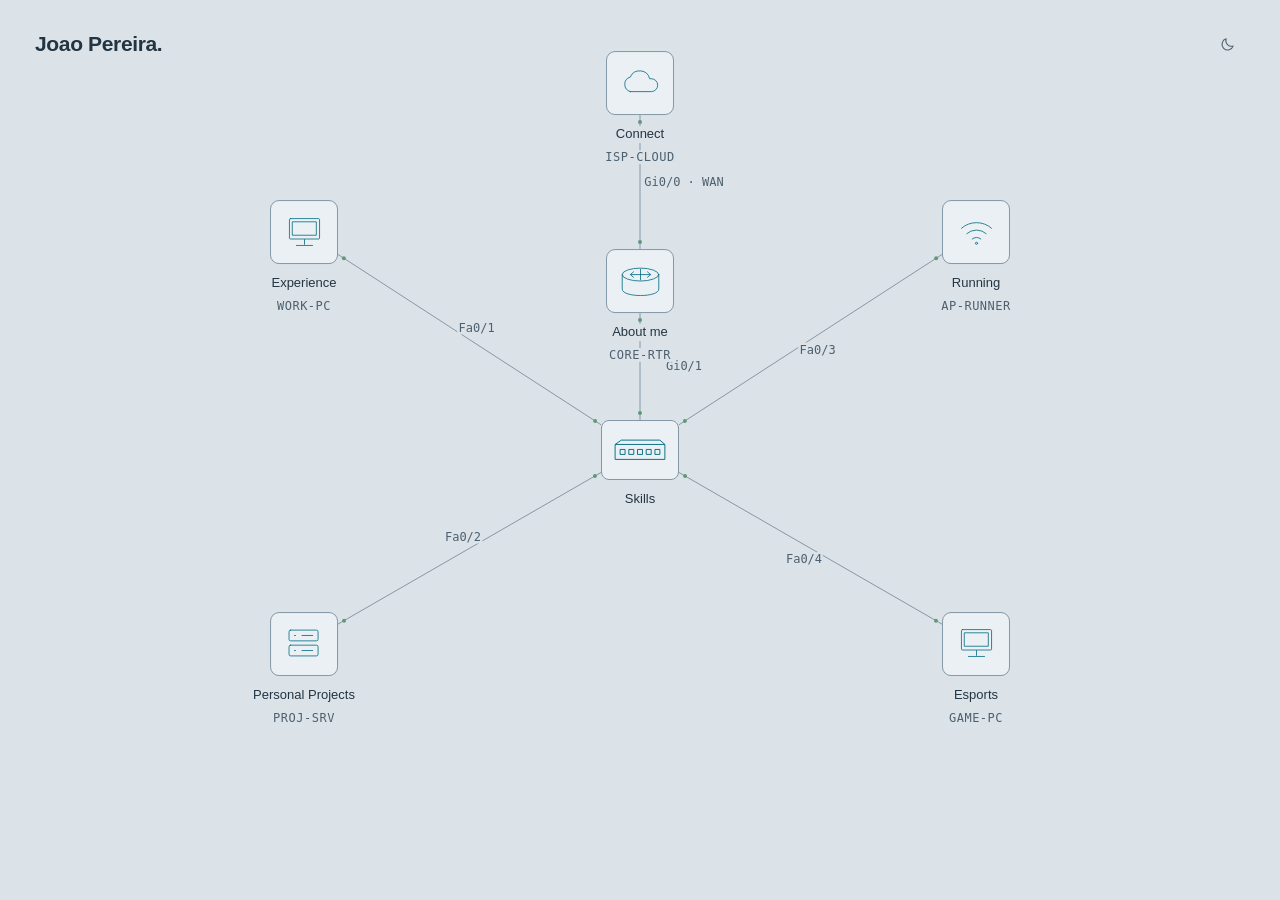
<file: index.html>
<!doctype html>
<html lang="en">
  <head>
    <meta charset="utf-8" />
    <meta name="viewport" content="width=device-width, initial-scale=1" />
    <meta
      http-equiv="Content-Security-Policy"
      content="default-src 'self'; script-src 'self'; style-src 'self'; img-src 'self'; font-src 'self'; connect-src 'none'; object-src 'none'; base-uri 'none'; form-action 'none'; frame-src 'none'"
    />
    <meta name="referrer" content="strict-origin-when-cross-origin" />
    <link rel="canonical" href="https://joaopedromuller.me/" />
    <meta name="color-scheme" content="light dark" />
    <meta
      name="description"
      content="Joao Pereira — cybersecurity and networking student, tutor, recreational runner, and professional esports player."
    />
    <title>Joao Pereira Portfolio</title>
    <link rel="icon" href="favicon.svg" type="image/svg+xml" />
    <script src="theme.js"></script>
    <link rel="stylesheet" href="styles.css" />
    <script src="app.js" defer></script>
  </head>
  <body>
    <header>
      <span class="identity" aria-label="Joao Pereira"
        ><span class="full-name">Joao Pereira.</span></span
      ><button
        id="theme"
        aria-label="Switch to dark mode"
        title="Switch to dark mode"
      ></button>
    </header>
    <main class="canvas" aria-label="Portfolio network">
      <button class="node contact" data-node="contact">
        <svg viewBox="0 0 80 58" aria-hidden="true">
          <path
            d="M21 44h39a12 12 0 0 0 0-24h-3a19 19 0 0 0-36-3 14 14 0 0 0 0 27Z"
          /></svg
        ><span>Connect</span>
      </button>
      <svg
        class="wires"
        viewBox="0 0 1000 700"
        preserveAspectRatio="none"
        aria-hidden="true"
      >
        <path
          d="M500 180V350M200 200V350H800V200M200 520V350M800 520V350M500 350V560"
        />
      </svg>
      <button class="node profile" data-node="about">
        <svg viewBox="0 0 80 58" aria-hidden="true">
          <path class="device-fill" d="M6 16v27c0 16 68 16 68 0V16" />
          <ellipse class="device-top" cx="40" cy="16" rx="34" ry="12" />
          <path
            class="device-mark"
            d="M22 16h36M27 11l-6 5 6 5M53 11l6 5-6 5M40 6v20"
          /></svg
        ><span>About me</span>
      </button>
      <button class="node experience" data-node="experience">
        <svg viewBox="0 0 80 60" aria-hidden="true">
          <rect
            class="device-fill"
            x="12"
            y="4"
            width="56"
            height="38"
            rx="2"
          />
          <path class="device-mark" d="M18 10h44v25H18z" />
          <path d="M40 43v9M25 54h30" /></svg
        ><span>Experience</span>
      </button>
      <button class="node project" data-node="project">
        <svg viewBox="0 0 80 60" aria-hidden="true">
          <rect
            class="device-fill"
            x="15"
            y="4"
            width="50"
            height="37"
            rx="2"
          />
          <path d="M15 42 6 54h68L65 42" />
          <path class="device-mark" d="m34 15-8 7 8 7m12-14 8 7-8 7" /></svg
        ><span>Personal Projects</span>
      </button>
      <button class="switch" data-node="skills" aria-label="Skills">
        <svg viewBox="0 0 90 42">
          <path class="device-fill" d="m5 12 10-7h62l8 7v24H5Z" />
          <path d="M5 12h80" />
          <path
            class="device-mark"
            d="M13 20h8v8h-8zM27 20h8v8h-8zM41 20h8v8h-8zM55 20h8v8h-8zM69 20h8v8h-8z"
          /></svg
        ><span class="switch-caption">Skills</span>
      </button>
      <button class="node running" data-node="running">
        <svg viewBox="0 0 80 60" aria-hidden="true">
          <circle cx="49" cy="9" r="5" />
          <path
            d="m26 22 12-7 13 14 13 1M38 16 29 34l16 7-4 14M30 33 20 48H8M7 18h13M4 27h11"
          /></svg
        ><span>Running</span>
      </button>
      <button class="node esports" data-node="esports">
        <svg viewBox="0 0 80 60" aria-hidden="true">
          <path
            class="device-fill"
            d="M25 16h30c9 0 12 11 16 26S65 57 55 43H25C15 57 5 57 9 42S16 16 25 16Z"
          />
          <path
            class="device-mark"
            d="M23 25v13M17 31h12M53 27h1M61 34h1"
          /></svg
        ><span>Esports</span>
      </button>
    </main>

    <dialog id="detail">
      <button id="close" aria-label="Close details" title="Close">×</button>
      <div id="detail-content"></div>
    </dialog>
  </body>
</html>
</file>
<file: styles.css>
:root {
  color-scheme: light;
  --bg: #f8f9fa;
  --text: #37414b;
  --muted: #79828a;
  --wire: #acb6bd;
  --fill: #dce6ed;
  --top: #edf3f7;
  --outline: #5c7789;
  --mark: #54748b;
  --surface: #fff;
  --focus: #477eaa;
  --grid: #c6cfd526;
}
:root[data-theme="dark"] {
  color-scheme: dark;
  --bg: #151a1e;
  --text: #bdc8d1;
  --muted: #7f909d;
  --wire: #4a5863;
  --fill: #2b4354;
  --top: #344e60;
  --outline: #7895a9;
  --mark: #b5cbdc;
  --surface: #1e272e;
  --focus: #a6c9e4;
  --grid: #7889960c;
}
* {
  box-sizing: border-box;
}
body {
  margin: 0;
  background: var(--bg);
  color: var(--text);
  font-family: Arial, Helvetica, sans-serif;
}
button {
  font: inherit;
  color: inherit;
  cursor: pointer;
  -webkit-tap-highlight-color: transparent;
}
button:focus-visible {
  outline: 2px solid var(--focus);
  outline-offset: 7px;
  border-radius: 4px;
}
header {
  position: absolute;
  inset: 0 0 auto;
  display: flex;
  align-items: center;
  justify-content: space-between;
  padding: 26px 35px;
  z-index: 1;
  pointer-events: none;
}
header > * {
  pointer-events: auto;
}
.identity {
  font-size: 16px;
  font-weight: 600;
  letter-spacing: -0.6px;
}
.identity span {
  color: var(--outline);
}
#theme {
  border: 0;
  background: transparent;
  width: 36px;
  height: 36px;
  display: grid;
  place-items: center;
  border-radius: 50%;
  color: var(--muted);
}
#theme:hover {
  background: var(--fill);
  color: var(--text);
}
#theme svg {
  width: 17px;
  height: 17px;
  fill: none;
  stroke: currentColor;
  stroke-width: 1.5;
  stroke-linejoin: round;
}
.canvas {
  position: relative;
  width: min(1120px, 100%);
  height: 100svh;
  min-height: 560px;
  max-height: 1100px;
  margin: auto;
  background-image: radial-gradient(var(--grid) 0.7px, transparent 0.7px);
  background-size: 22px 22px;
}
.wires {
  position: absolute;
  inset: 0;
  width: 100%;
  height: 100%;
  fill: none;
  stroke: var(--wire);
  stroke-width: 1;
  vector-effect: non-scaling-stroke;
}
.node {
  position: absolute;
  transform: translate(-50%, -50%);
  border: 0;
  background: var(--bg);
  padding: 14px 18px 10px;
  display: flex;
  align-items: center;
  flex-direction: column;
  gap: 12px;
  min-width: 120px;
  max-width: 160px;
  border-radius: 5px;
}
.node svg {
  width: 68px;
  height: 52px;
  fill: none;
  stroke: var(--outline);
  stroke-width: 1.5;
  stroke-linecap: round;
  stroke-linejoin: round;
  transition: transform 0.16s ease;
}
.node:hover svg {
  transform: translateY(-4px);
}
.node:hover span {
  color: var(--focus);
}
.node span {
  font-size: 13px;
  line-height: 1.3;
  white-space: nowrap;
}
.profile {
  left: 50%;
  top: 25.7%;
}
.experience {
  left: 20%;
  top: 28.6%;
}
.running {
  left: 80%;
  top: 28.6%;
}
.project {
  left: 20%;
  top: 74.3%;
}
.esports {
  left: 80%;
  top: 74.3%;
}
.switch {
  position: absolute;
  left: 50%;
  top: 50%;
  transform: translate(-50%, -50%);
  width: 88px;
  background: var(--bg);
  padding: 5px;
}
.switch svg {
  display: block;
  width: 100%;
  fill: none;
  stroke: var(--outline);
  stroke-width: 1.5;
  stroke-linejoin: round;
}
.device-fill {
  fill: var(--fill);
}
.device-top {
  fill: var(--top);
}
.device-mark {
  stroke: var(--mark);
}
footer {
  position: fixed;
  bottom: 24px;
  left: 0;
  right: 0;
  pointer-events: none;
  text-align: center;
  font-size: 12px;
  color: var(--muted);
}
dialog {
  padding: 40px 34px 32px;
  width: min(400px, calc(100% - 38px));
  border: 1px solid var(--wire);
  border-radius: 8px;
  background: var(--surface);
  color: var(--text);
  box-shadow: 0 15px 90px #0002;
}
dialog::backdrop {
  background: #10182045;
  backdrop-filter: blur(3px);
}
#close {
  position: absolute;
  top: 8px;
  right: 10px;
  width: 32px;
  height: 32px;
  background: none;
  border: 0;
  color: var(--muted);
  font-size: 24px;
}
dialog h1 {
  font-size: 23px;
  font-weight: 500;
  letter-spacing: -0.5px;
  margin: 0 0 18px;
}
dialog p {
  font-size: 16px;
  line-height: 1.65;
  margin: 0;
  color: var(--text);
}
dialog .note {
  font-size: 12px;
  color: var(--muted);
  margin-top: 22px;
  padding-top: 16px;
  border-top: 1px solid var(--wire);
}
.distance {
  font-size: 40px;
  letter-spacing: -1.5px;
  margin-bottom: 18px;
}
.distance small {
  font-size: 16px;
  letter-spacing: 0;
  margin-left: 5px;
}
@media (max-width: 600px) {
  header {
    padding: 18px 20px;
  }
  .canvas {
    min-height: 620px;
  }
  .node {
    min-width: 90px;
    padding: 12px 5px;
    max-width: 110px;
    gap: 10px;
  }
  .node svg {
    width: 54px;
    height: 44px;
  }
  .node span {
    font-size: 12px;
  }
  .switch {
    width: 69px;
  }
  .experience,
  .project {
    left: 17%;
  }
  .running,
  .esports {
    left: 83%;
  }
  .wires {
    left: -5%;
    width: 110%;
  }
  .profile {
    top: 24%;
  }
  footer {
    bottom: 17px;
  }
}
@media (prefers-reduced-motion: reduce) {
  *,
  *:before,
  *:after {
    transition: none !important;
    animation: none !important;
  }
}
@media (max-width: 600px) {
  .experience,
  .project {
    left: 20%;
  }
  .running,
  .esports {
    left: 80%;
  }
  .wires {
    left: 0;
    width: 100%;
  }
  .profile {
    top: 25.7%;
  }
}
.identity {
  display: flex;
  align-items: center;
  gap: 14px;
}
.identity .initials {
  color: var(--text);
  font-weight: 600;
}
.identity .full-name {
  font-size: 14px;
  letter-spacing: 0;
  font-weight: 400;
  color: var(--text);
}
.wires .port {
  fill: var(--outline);
  stroke: none;
}
.wires .link-light {
  fill: #609879;
  stroke: none;
}
.wires .active-link > path:first-child {
  stroke: var(--focus);
  stroke-width: 1.6;
}
.wires .active-link .link-light {
  fill: var(--focus);
}
.wires {
  overflow: visible;
}
.node {
  padding-top: 10px;
  padding-bottom: 8px;
}
a {
  color: var(--focus);
}
/* Device-window direction, informed by the supplied V0 screenshots. */
:root {
  --accent: #007d98;
  --panel-head: #f1f4f6;
  --grid-line: #6076860a;
}
:root[data-theme="dark"] {
  --accent: #28bbd3;
  --panel-head: #22292e;
  --grid-line: #93abba09;
  --surface: #1a2126;
}
.identity .full-name {
  font-size: 19px;
  font-weight: 700;
  letter-spacing: -0.35px;
}
.identity .initials {
  font-size: 18px;
}
.canvas {
  background-image:
    linear-gradient(var(--grid-line) 1px, transparent 1px),
    linear-gradient(90deg, var(--grid-line) 1px, transparent 1px);
  background-size: 30px 30px;
}
.node {
  background: transparent;
  gap: 7px;
  padding: 8px 8px 9px;
}
.device-shell {
  display: grid;
  place-items: center;
  width: 68px;
  height: 64px;
  border: 1px solid var(--wire);
  background: var(--surface);
  border-radius: 9px;
  margin-bottom: 4px;
}
.node .device-shell svg {
  width: 43px;
  height: 37px;
  stroke: var(--accent);
}
.node .device-fill,
.node .device-top {
  fill: transparent;
}
.node .device-mark {
  stroke: var(--accent);
}
.node .device-code {
  font-family: Consolas, monospace;
  font-size: 11px;
  color: var(--muted);
  letter-spacing: 0.5px;
}
.node:hover .device-shell {
  border-color: var(--accent);
}
.node:hover svg {
  transform: none;
}
.switch {
  border: 1px solid var(--wire);
  background: var(--surface);
  border-radius: 8px;
  padding: 10px;
  width: 78px;
  height: 60px;
  color: var(--text);
}
.switch svg {
  stroke: var(--accent);
  width: 56px;
}
.switch .device-fill {
  fill: transparent;
}
.switch .device-mark {
  stroke: var(--accent);
}
.switch-caption {
  position: absolute;
  top: 68px;
  left: 50%;
  transform: translateX(-50%);
  font-size: 13px;
  background: var(--bg);
  padding: 2px 6px;
}
.switch:hover {
  border-color: var(--accent);
}
dialog {
  padding: 0;
  width: min(460px, calc(100% - 32px));
  border: 1px solid var(--wire);
  border-radius: 8px;
  max-height: calc(100svh - 40px);
}
#close {
  z-index: 2;
  top: 7px;
  right: 7px;
  font-size: 20px;
}
.device-bar {
  height: 45px;
  display: flex;
  align-items: center;
  gap: 9px;
  background: var(--panel-head);
  border-bottom: 1px solid var(--wire);
  padding: 0 45px 0 17px;
  font-family: Consolas, monospace;
  font-size: 12px;
}
.bar-led {
  height: 6px;
  width: 6px;
  border-radius: 50%;
  background: #609879;
}
.port-name {
  margin-left: auto;
  color: var(--muted);
  font-size: 12px;
}
.window-body {
  padding: 22px;
}
.window-heading {
  display: flex;
  align-items: center;
  justify-content: space-between;
  gap: 16px;
  margin-bottom: 18px;
}
.window-heading h1 {
  font-size: 18px;
  letter-spacing: 0;
  font-weight: 600;
  margin: 0;
}
.window-heading > span {
  color: var(--accent);
  font-family: Consolas, monospace;
  font-size: 11px;
  text-transform: uppercase;
  letter-spacing: 1px;
}
.window-body > p {
  font-size: 15px;
  color: var(--text);
  line-height: 1.65;
}
.fact-grid {
  display: grid;
  grid-template-columns: 1fr 1fr;
  border: 1px solid var(--wire);
  border-radius: 5px;
  margin: 22px 0 0;
  overflow: hidden;
}
.fact-grid > div {
  padding: 13px 12px;
}
.fact-grid > div:nth-child(even) {
  border-left: 1px solid var(--wire);
}
.fact-grid > div:nth-child(n + 3) {
  border-top: 1px solid var(--wire);
}
.fact-grid dt {
  font-family: Consolas, monospace;
  font-size: 11px;
  text-transform: uppercase;
  letter-spacing: 0.6px;
  color: var(--muted);
  margin-bottom: 6px;
}
.fact-grid dd {
  font-size: 14px;
  font-weight: 500;
  line-height: 1.6;
  margin: 0;
}
.window-body .note {
  margin-bottom: 0;
  font-size: 12px;
}
.wires .active-link > path:first-child {
  stroke: var(--accent);
}
@media (max-width: 600px) {
  .identity .full-name {
    font-size: 17px;
  }
  .identity {
    gap: 11px;
  }
  .device-shell {
    width: 57px;
    height: 55px;
  }
  .node .device-shell svg {
    width: 37px;
    height: 32px;
  }
  .node .device-code {
    font-size: 10px;
  }
  .switch {
    width: 64px;
    height: 52px;
    padding: 8px;
  }
  .switch svg {
    width: 46px;
  }
  .switch-caption {
    top: 59px;
  }
  .window-body {
    padding: 20px;
  }
  .canvas {
    min-height: 660px;
  }
}
/* Quiet canvas and explicit port annotations. */
:root[data-theme="dark"] {
  --bg: #10161b;
  --surface: #182027;
  --panel-head: #1d272e;
}
.canvas {
  background-image: none;
}
.contact {
  left: 50%;
  top: 12%;
}
.profile {
  top: 34%;
}
.identity .full-name {
  font-size: 21px;
  font-weight: 700;
}
.port-label {
  font-family: Consolas, monospace;
  font-size: 11px;
  fill: var(--muted);
  stroke: var(--bg);
  stroke-width: 5px;
  paint-order: stroke;
  stroke-linejoin: round;
  text-anchor: middle;
  dominant-baseline: middle;
  pointer-events: none;
}
@media (max-width: 600px) {
  .canvas {
    min-height: 760px;
  }
  .contact {
    top: 12%;
  }
  .profile {
    top: 34%;
  }
  .identity .full-name {
    font-size: 19px;
  }
}
.entry {
  margin-top: 22px;
  padding-top: 18px;
  border-top: 1px solid var(--wire);
}
.window-body h2 {
  font-size: 15px;
  margin: 0 0 7px;
  font-weight: 600;
}
.entry p,
.feature-list p,
.more p {
  font-size: 14px;
  line-height: 1.65;
  margin: 0 0 10px;
}
.entry .entry-meta {
  font-size: 12px;
  color: var(--muted);
}
.entry ul {
  padding-left: 18px;
  font-size: 14px;
  line-height: 1.6;
  margin: 12px 0;
}
.entry li {
  margin-bottom: 7px;
}
.chips {
  display: flex;
  flex-wrap: wrap;
  gap: 7px;
  margin-top: 13px;
}
.chips span {
  border: 1px solid var(--wire);
  padding: 5px 9px;
  border-radius: 4px;
  font-size: 12px;
}
.subjects {
  margin: 22px 0;
}
.feature-list {
  margin-top: 20px;
  display: grid;
  gap: 12px;
}
.feature-list > div {
  border-left: 2px solid var(--accent);
  padding-left: 13px;
}
.more {
  border-top: 1px solid var(--wire);
  padding-top: 14px;
  margin-top: 20px;
}
.more summary {
  font-size: 14px;
  cursor: pointer;
  margin-bottom: 12px;
}
.more summary:focus-visible,
.profile-link:focus-visible {
  outline: 2px solid var(--accent);
  outline-offset: 4px;
}
.more .entry:first-of-type {
  border: 0;
  padding-top: 0;
  margin-top: 12px;
}
.race-result {
  margin: 24px 0;
  padding: 18px 0;
  border-top: 1px solid var(--wire);
  border-bottom: 1px solid var(--wire);
  display: flex;
  flex-direction: column;
  gap: 7px;
}
.race-result strong {
  font-size: 42px;
  font-weight: 500;
  letter-spacing: -1.5px;
  color: var(--accent);
}
.race-result span {
  font-size: 13px;
  color: var(--muted);
}
.profile-link {
  display: flex;
  justify-content: space-between;
  gap: 12px;
  margin-top: 23px;
  padding: 12px 0;
  border-top: 1px solid var(--wire);
  text-decoration: none;
  font-size: 14px;
  color: var(--accent);
}
.results {
  margin-top: 20px;
}
.results > div {
  display: grid;
  grid-template-columns: 68px 1fr;
  gap: 10px;
  border-top: 1px solid var(--wire);
  padding: 13px 0;
  font-size: 13px;
}
.results strong {
  color: var(--accent);
  font-family: Consolas, monospace;
}
.results small {
  display: block;
  font-size: 12px;
  color: var(--muted);
  margin-top: 4px;
}
dialog {
  width: min(490px, calc(100% - 32px));
}
.device-bar {
  position: sticky;
  top: 0;
  z-index: 1;
}
#close {
  position: fixed;
  position: absolute;
}
.window-body {
  max-height: calc(100svh - 95px);
  overflow-y: auto;
}
:root:not([data-theme="dark"]) {
  --bg: #dce3e8;
  --surface: #eaf0f3;
  --panel-head: #cbd6de;
  --text: #233442;
  --muted: #4c606f;
  --wire: #8498a7;
  --outline: #47677e;
  --accent: #006b83;
  --focus: #005e79;
}
.wires {
  pointer-events: none;
  z-index: 0;
}
.node,
.switch {
  z-index: 1;
}
.node .device-code,
.port-label {
  font-size: 12px;
}
.profile-link {
  min-height: 48px;
  align-items: center;
  padding: 13px 12px;
  border: 1px solid var(--wire);
  border-radius: 5px;
  margin-top: 12px;
}
.profile-link:hover {
  background: var(--panel-head);
}
.pending-contact {
  display: flex;
  justify-content: space-between;
  gap: 12px;
  border: 1px dashed var(--wire);
  border-radius: 5px;
  padding: 13px 12px;
  margin-top: 12px;
  font-size: 14px;
}
.pending-contact small {
  color: var(--muted);
  font-size: 12px;
}
.node > span:not(.device-shell),
.node .device-code {
  background: var(--bg);
  padding-inline: 4px;
}

/* Dialog headings receive initial focus without looking like a control. */
#detail-title:focus {
  outline: none;
}
@media (max-width: 600px) {
  .port-label {
    font-size: 9px;
    stroke-width: 3px;
  }
}

.project-note {
  margin-top: 20px;
}
</file>
